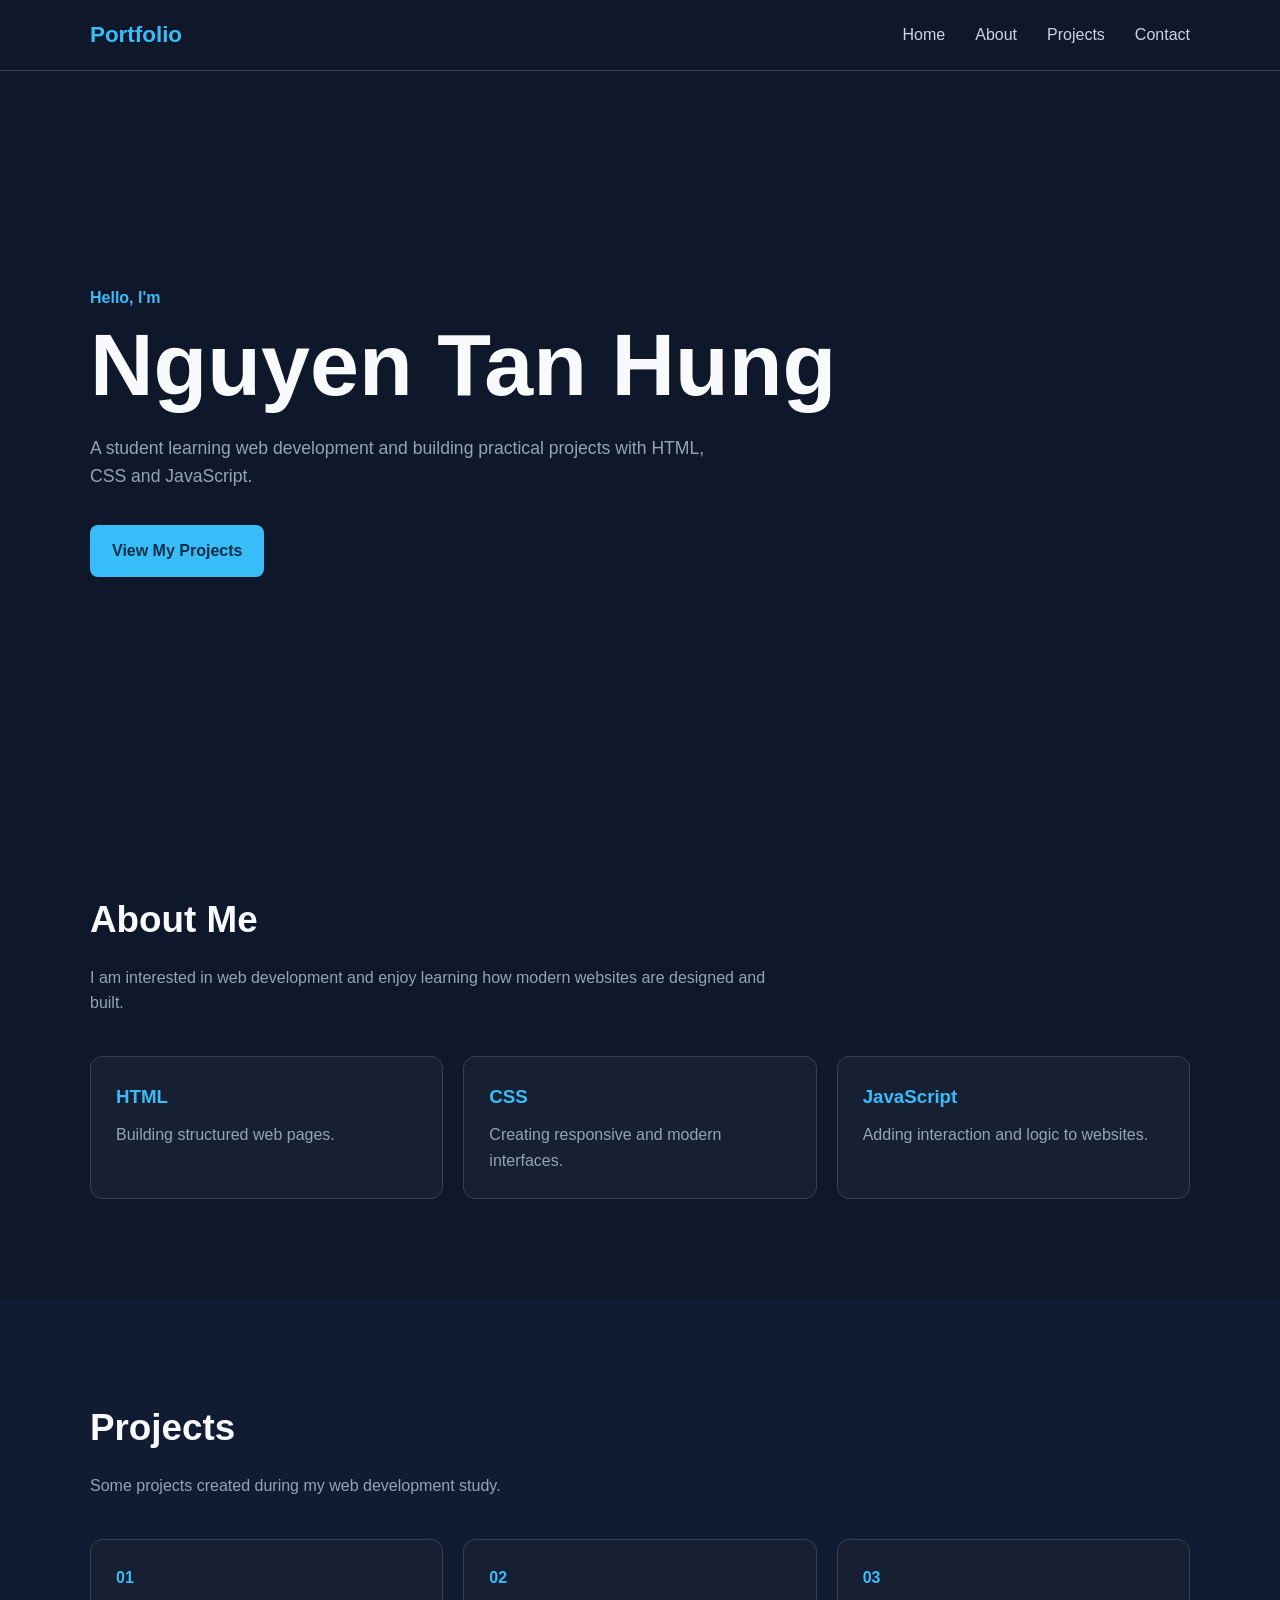
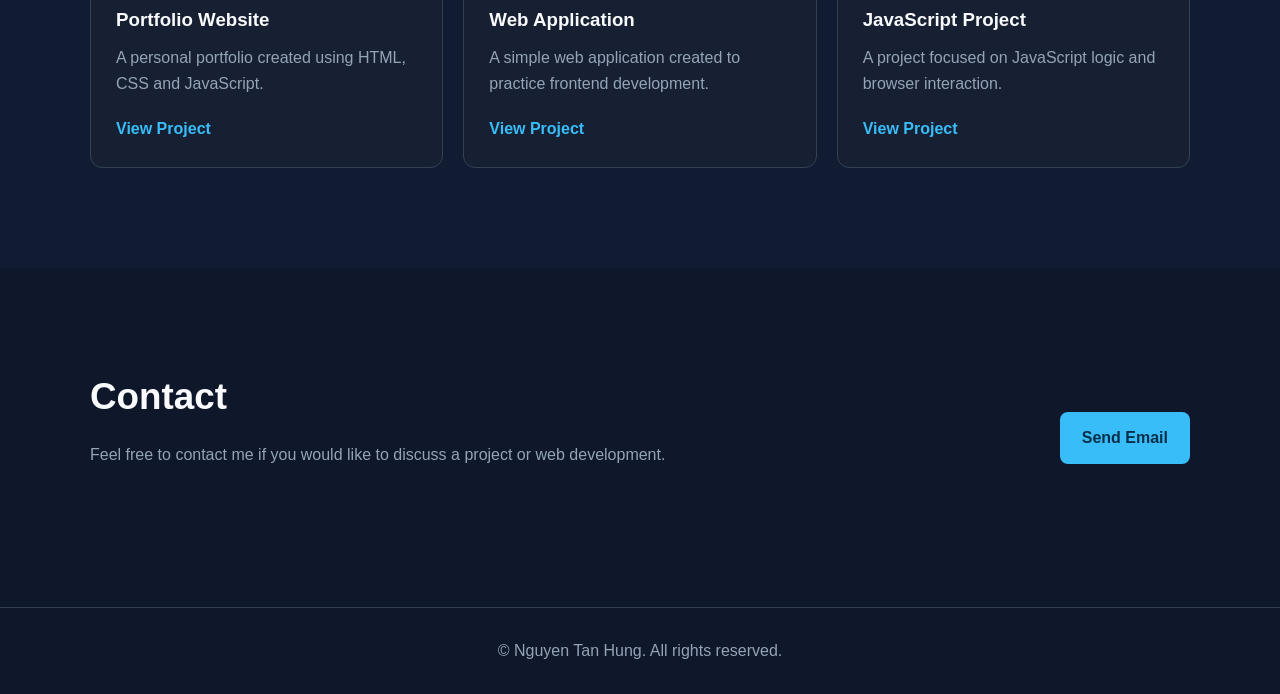
<file: HW1/index.html>
<!doctype html>
<html lang="en">
  <head>
    <meta charset="UTF-8" />
    <meta name="viewport" content="width=device-width, initial-scale=1.0" />

    <!-- M3: Strict Content Security Policy -->
    <meta
      http-equiv="Content-Security-Policy"
      content="
        default-src 'self';
        script-src 'self';
        style-src 'self';
        img-src 'self' data:;
        font-src 'self';
        object-src 'none';
        base-uri 'self';
      "
    />

    <title>My Portfolio</title>

    <link rel="stylesheet" href="style.css" />
  </head>

  <body>
    <!-- Header -->
    <header class="site-header">
      <div class="container nav-container">
        <a class="logo" href="#home">Portfolio</a>

        <nav class="site-nav">
          <a href="#home">Home</a>
          <a href="#about">About</a>
          <a href="#projects">Projects</a>
          <a href="#contact">Contact</a>
        </nav>
      </div>
    </header>

    <!-- Main Content -->
    <main class="site-main">
      <!-- Home -->
      <section id="home" class="hero">
        <div class="container">
          <p class="hero-label">Hello, I'm</p>

          <h1>Nguyen Tan Hung</h1>

          <p class="hero-description">
            A student learning web development and building practical projects
            with HTML, CSS and JavaScript.
          </p>

          <a class="primary-button" href="#projects">View My Projects</a>
        </div>
      </section>

      <!-- About -->
      <section id="about" class="section">
        <div class="container">
          <h2>About Me</h2>

          <p class="section-description">
            I am interested in web development and enjoy learning how modern
            websites are designed and built.
          </p>

          <div class="skills">
            <div class="skill-card">
              <h3>HTML</h3>
              <p>Building structured web pages.</p>
            </div>

            <div class="skill-card">
              <h3>CSS</h3>
              <p>Creating responsive and modern interfaces.</p>
            </div>

            <div class="skill-card">
              <h3>JavaScript</h3>
              <p>Adding interaction and logic to websites.</p>
            </div>
          </div>
        </div>
      </section>

      <!-- Projects -->
      <section id="projects" class="section section-alt">
        <div class="container">
          <h2>Projects</h2>

          <p class="section-description">
            Some projects created during my web development study.
          </p>

          <div class="project-grid">
            <article class="project-card">
              <span class="project-number">01</span>

              <h3>Portfolio Website</h3>

              <p>
                A personal portfolio created using HTML, CSS and JavaScript.
              </p>

              <a href="#">View Project</a>
            </article>

            <article class="project-card">
              <span class="project-number">02</span>

              <h3>Web Application</h3>

              <p>
                A simple web application created to practice frontend
                development.
              </p>

              <a href="#">View Project</a>
            </article>

            <article class="project-card">
              <span class="project-number">03</span>

              <h3>JavaScript Project</h3>

              <p>
                A project focused on JavaScript logic and browser interaction.
              </p>

              <a href="#">View Project</a>
            </article>
          </div>
        </div>
      </section>

      <!-- Contact -->
      <section id="contact" class="section">
        <div class="container contact-container">
          <div>
            <h2>Contact</h2>

            <p class="section-description">
              Feel free to contact me if you would like to discuss a project or
              web development.
            </p>
          </div>

          <a class="primary-button" href="mailto:your-email@example.com">
            Send Email
          </a>
        </div>
      </section>
    </main>

    <!-- Footer -->
    <footer class="site-footer">
      <div class="container">
        <p>
          &copy; <span id="year"></span>
          Nguyen Tan Hung. All rights reserved.
        </p>
      </div>
    </footer>

    <!-- External JavaScript only - no inline handlers -->
    <script src="main.js" defer></script>
  </body>
</html>
</file>
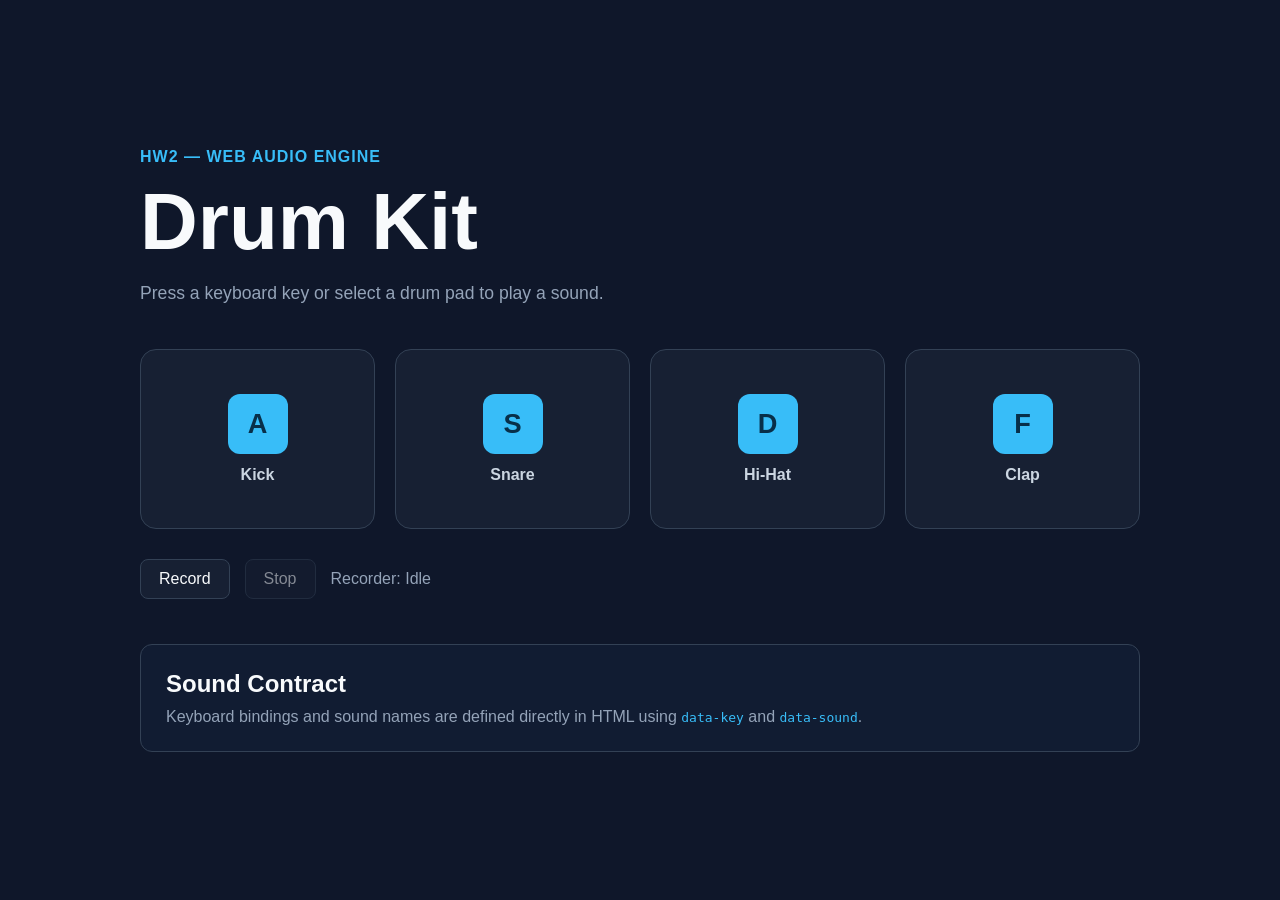
<file: HW2/index.html>
<!doctype html>
<html lang="en">
  <head>
    <meta charset="UTF-8" />
    <meta name="viewport" content="width=device-width, initial-scale=1.0" />

    <title>Drum Kit Engine</title>

    <link rel="stylesheet" href="style.css" />
  </head>

  <body>
    <main class="app">
      <section class="drum-section">
        <div class="container">
          <p class="label">HW2 — Web Audio Engine</p>

          <h1>Drum Kit</h1>

          <p class="description">
            Press a keyboard key or select a drum pad to play a sound.
          </p>

          <div class="drum-grid">
            <button
              class="drum-pad"
              type="button"
              data-key="a"
              data-sound="kick"
            >
              <span class="key">A</span>
              <span class="sound-name">Kick</span>
            </button>

            <button
              class="drum-pad"
              type="button"
              data-key="s"
              data-sound="snare"
            >
              <span class="key">S</span>
              <span class="sound-name">Snare</span>
            </button>

            <button
              class="drum-pad"
              type="button"
              data-key="d"
              data-sound="hihat"
            >
              <span class="key">D</span>
              <span class="sound-name">Hi-Hat</span>
            </button>

            <button
              class="drum-pad"
              type="button"
              data-key="f"
              data-sound="clap"
            >
              <span class="key">F</span>
              <span class="sound-name">Clap</span>
            </button>
          </div>
          <div class="recorder-controls">
            <button id="recordBtn" type="button">Record</button>
            <button id="stopBtn" type="button" disabled>Stop</button>

            <p id="recordStatus">Recorder: Idle</p>
          </div>
          <div class="contract-info">
            <h2>Sound Contract</h2>

            <p>
              Keyboard bindings and sound names are defined directly in HTML
              using <code>data-key</code> and <code>data-sound</code>.
            </p>
          </div>
        </div>
      </section>
    </main>
    <script src="main.js" defer></script>
  </body>
</html>
</file>
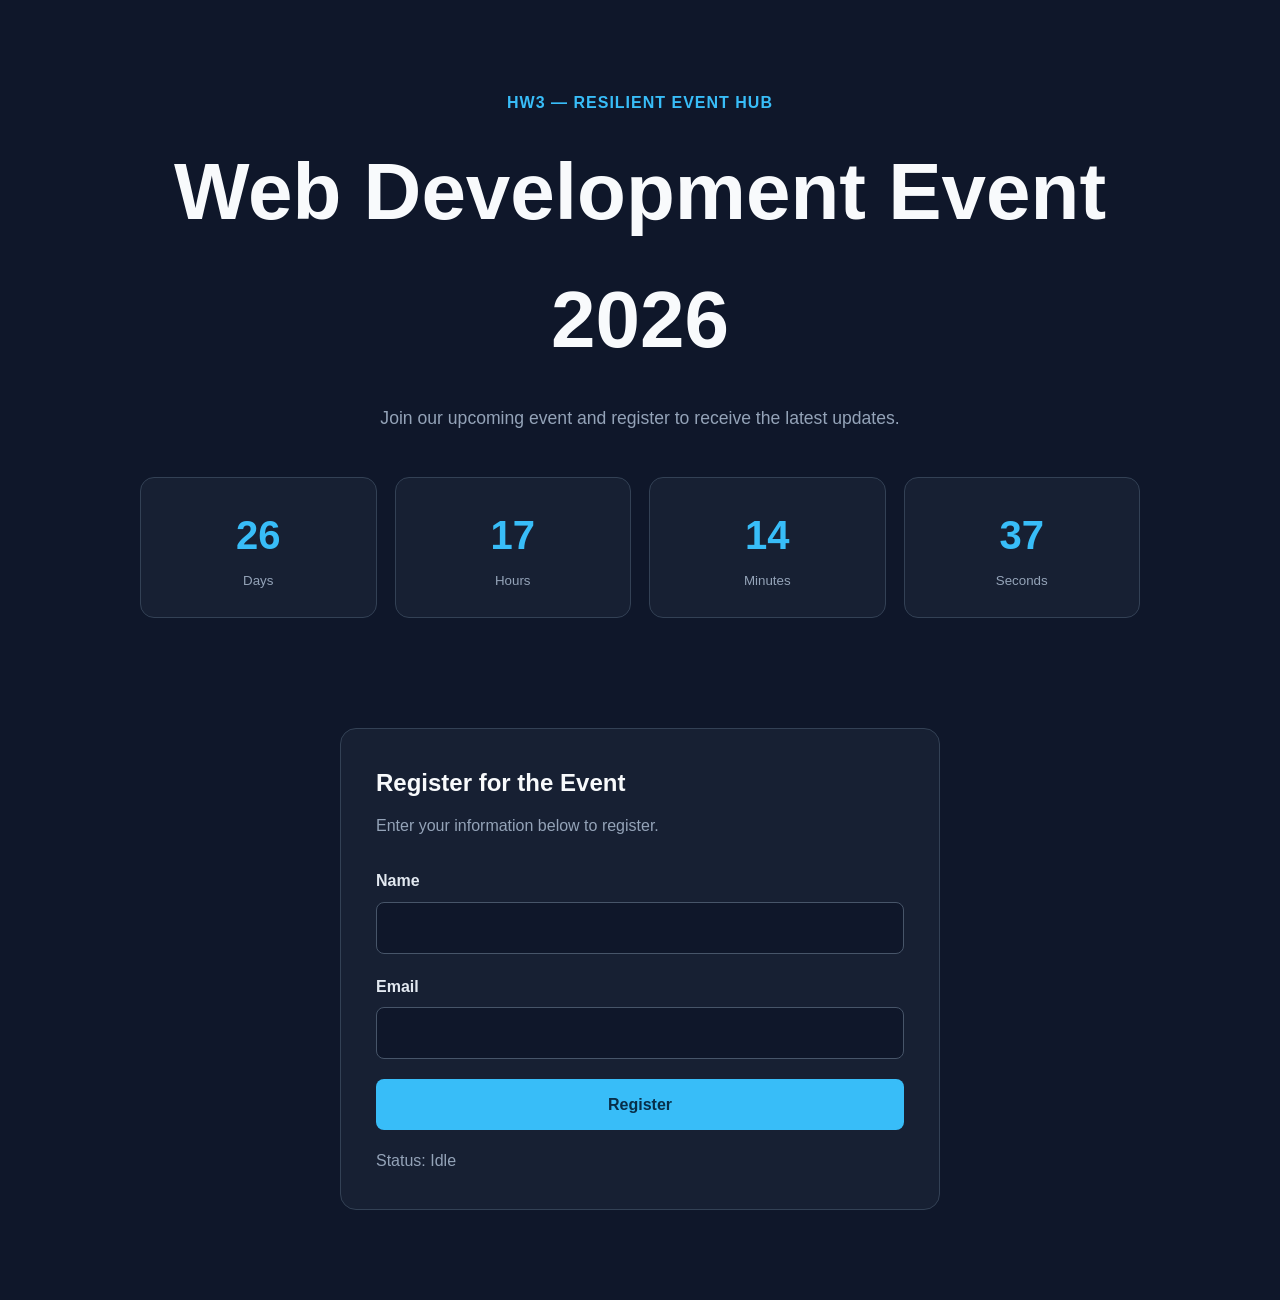
<file: HW3/index.html>
<!doctype html>
<html lang="en">
  <head>
    <meta charset="UTF-8" />
    <meta name="viewport" content="width=device-width, initial-scale=1.0" />

    <title>Event Hub</title>

    <link rel="stylesheet" href="style.css" />
  </head>

  <body>
    <main class="app">
      <!-- HERO -->
      <section class="hero">
        <div class="container">
          <p class="label">HW3 — Resilient Event Hub</p>

          <h1>Web Development Event 2026</h1>

          <p class="description">
            Join our upcoming event and register to receive the latest updates.
          </p>

          <!-- Countdown Area -->
          <div class="countdown">
            <div class="time-box">
              <span id="days">00</span>
              <small>Days</small>
            </div>

            <div class="time-box">
              <span id="hours">00</span>
              <small>Hours</small>
            </div>

            <div class="time-box">
              <span id="minutes">00</span>
              <small>Minutes</small>
            </div>

            <div class="time-box">
              <span id="seconds">00</span>
              <small>Seconds</small>
            </div>
          </div>
        </div>
      </section>

      <!-- REGISTRATION -->
      <section class="registration">
        <div class="container">
          <div class="form-card">
            <h2>Register for the Event</h2>

            <p>Enter your information below to register.</p>

            <form id="registrationForm">
              <div class="form-group">
                <label for="name">Name</label>

                <input
                  id="name"
                  name="name"
                  type="text"
                  autocomplete="name"
                  required
                />
              </div>

              <div class="form-group">
                <label for="email">Email</label>

                <input
                  id="email"
                  name="email"
                  type="email"
                  autocomplete="email"
                  required
                />
              </div>

              <button id="submitBtn" type="submit">Register</button>

              <p id="formStatus">Status: Idle</p>
            </form>
          </div>
        </div>
      </section>
    </main>

    <script src="main.js" defer></script>
  </body>
</html>
</file>
<file: HW1/style.css>
* {
  margin: 0;
  padding: 0;
  box-sizing: border-box;
}

html {
  scroll-behavior: smooth;
}

body {
  font-family: Arial, Helvetica, sans-serif;
  background: #0f172a;
  color: #e2e8f0;
  line-height: 1.6;
}

a {
  color: inherit;
  text-decoration: none;
}

.container {
  width: min(1100px, 90%);
  margin: 0 auto;
}

/* HEADER */

.site-header {
  position: sticky;
  top: 0;
  background: #0f172a;
  border-bottom: 1px solid #334155;
  z-index: 100;
}

.nav-container {
  min-height: 70px;

  display: flex;
  align-items: center;
  justify-content: space-between;
}

.logo {
  font-size: 1.4rem;
  font-weight: bold;
  color: #38bdf8;
}

.site-nav {
  display: flex;
  gap: 30px;
}

.site-nav a {
  color: #cbd5e1;
}

.site-nav a:hover {
  color: #38bdf8;
}

/* HERO */

.hero {
  min-height: 80vh;

  display: flex;
  align-items: center;

  padding: 80px 0;
}

.hero-label {
  color: #38bdf8;
  font-weight: bold;

  margin-bottom: 10px;
}

.hero h1 {
  font-size: clamp(3rem, 8vw, 5.5rem);
  line-height: 1;

  color: #f8fafc;

  margin-bottom: 25px;
}

.hero-description {
  max-width: 650px;

  font-size: 1.1rem;

  color: #94a3b8;

  margin-bottom: 35px;
}

/* BUTTON */

.primary-button {
  display: inline-block;

  background: #38bdf8;
  color: #082f49;

  padding: 13px 22px;

  border-radius: 8px;

  font-weight: bold;

  transition:
    transform 0.2s ease,
    background 0.2s ease;
}

.primary-button:hover {
  background: #7dd3fc;
  transform: translateY(-2px);
}

/* GENERAL SECTION */

.section {
  padding: 100px 0;
}

.section-alt {
  background: #111c32;
}

.section h2 {
  font-size: 2.3rem;

  color: #f8fafc;

  margin-bottom: 15px;
}

.section-description {
  max-width: 700px;

  color: #94a3b8;

  margin-bottom: 40px;
}

/* SKILLS */

.skills {
  display: grid;

  grid-template-columns: repeat(3, 1fr);

  gap: 20px;
}

.skill-card {
  background: #172033;

  border: 1px solid #334155;

  border-radius: 12px;

  padding: 25px;
}

.skill-card h3 {
  color: #38bdf8;

  margin-bottom: 10px;
}

.skill-card p {
  color: #94a3b8;
}

/* PROJECTS */

.project-grid {
  display: grid;

  grid-template-columns: repeat(3, 1fr);

  gap: 20px;
}

.project-card {
  background: #172033;

  border: 1px solid #334155;

  border-radius: 12px;

  padding: 25px;
}

.project-number {
  color: #38bdf8;

  font-weight: bold;
}

.project-card h3 {
  margin: 15px 0 10px;

  color: #f8fafc;
}

.project-card p {
  color: #94a3b8;

  margin-bottom: 20px;
}

.project-card a {
  color: #38bdf8;

  font-weight: bold;
}

/* CONTACT */

.contact-container {
  display: flex;

  align-items: center;
  justify-content: space-between;

  gap: 40px;
}

/* FOOTER */

.site-footer {
  border-top: 1px solid #334155;
  padding: 30px 0;
  text-align: center;
  color: #94a3b8;
}
/* RESPONSIVE */

@media (max-width: 800px) {
  .skills,
  .project-grid {
    grid-template-columns: 1fr;
  }

  .contact-container {
    flex-direction: column;

    align-items: flex-start;
  }
}

@media (max-width: 600px) {
  .nav-container {
    flex-direction: column;

    padding: 15px 0;

    gap: 10px;
  }

  .site-nav {
    gap: 15px;

    flex-wrap: wrap;

    justify-content: center;
  }

  .hero {
    min-height: 70vh;
  }
}

/* KEYBOARD FOCUS */

a:focus-visible,
button:focus-visible,
input:focus-visible,
textarea:focus-visible,
select:focus-visible {
  outline: 3px solid #fbbf24;
  outline-offset: 4px;
  border-radius: 4px;
}
</file>
<file: HW2/style.css>
* {
  margin: 0;
  padding: 0;
  box-sizing: border-box;
}

body {
  min-height: 100vh;

  font-family: Arial, Helvetica, sans-serif;

  background: #0f172a;
  color: #e2e8f0;
}

button {
  font: inherit;
}

.app {
  min-height: 100vh;

  display: flex;
  align-items: center;
}

.container {
  width: min(1000px, 90%);
  margin: 0 auto;
}

.drum-section {
  width: 100%;
  padding: 70px 0;
}

.label {
  margin-bottom: 10px;

  color: #38bdf8;

  font-weight: bold;
  text-transform: uppercase;
  letter-spacing: 1px;
}

h1 {
  margin-bottom: 15px;

  color: #f8fafc;

  font-size: clamp(3rem, 8vw, 5rem);
}

.description {
  max-width: 650px;

  margin-bottom: 45px;

  color: #94a3b8;

  font-size: 1.1rem;
}

/* DRUM PADS */

.drum-grid {
  display: grid;

  grid-template-columns: repeat(4, 1fr);

  gap: 20px;
}

.drum-pad {
  min-height: 180px;

  display: flex;
  flex-direction: column;
  align-items: center;
  justify-content: center;

  gap: 12px;

  background: #172033;
  color: #f8fafc;

  border: 1px solid #334155;
  border-radius: 16px;

  cursor: pointer;

  transition:
    transform 0.2s ease,
    border-color 0.2s ease,
    background 0.2s ease;
}

.drum-pad:hover {
  transform: translateY(-4px);

  border-color: #38bdf8;

  background: #1e293b;
}

.drum-pad:focus-visible {
  outline: 3px solid #fbbf24;
  outline-offset: 4px;
}

.key {
  width: 60px;
  height: 60px;

  display: flex;
  align-items: center;
  justify-content: center;

  border-radius: 12px;

  background: #38bdf8;
  color: #082f49;

  font-size: 1.7rem;
  font-weight: bold;
}

.sound-name {
  color: #cbd5e1;

  font-weight: bold;
}

/* CONTRACT INFO */

.contract-info {
  margin-top: 45px;

  padding: 25px;

  background: #111c32;

  border: 1px solid #334155;
  border-radius: 12px;
}

.contract-info h2 {
  margin-bottom: 10px;

  color: #f8fafc;
}

.contract-info p {
  color: #94a3b8;
}

code {
  color: #38bdf8;
}

/* RESPONSIVE */

@media (max-width: 800px) {
  .drum-grid {
    grid-template-columns: repeat(2, 1fr);
  }
}

@media (max-width: 500px) {
  .drum-grid {
    grid-template-columns: 1fr;
  }
}

/* BEAT RECORDER */

.recorder-controls {
  margin-top: 30px;

  display: flex;
  align-items: center;
  gap: 15px;

  flex-wrap: wrap;
}

.recorder-controls button {
  padding: 10px 18px;

  border: 1px solid #334155;
  border-radius: 8px;

  background: #172033;
  color: #f8fafc;

  cursor: pointer;
}

.recorder-controls button:hover:not(:disabled) {
  border-color: #38bdf8;
}

.recorder-controls button:disabled {
  opacity: 0.5;
  cursor: not-allowed;
}

#recordStatus {
  color: #94a3b8;
}
</file>
<file: HW3/style.css>
* {
  margin: 0;
  padding: 0;
  box-sizing: border-box;
}

body {
  min-height: 100vh;
  font-family: Arial, Helvetica, sans-serif;
  background: #0f172a;
  color: #e2e8f0;
  line-height: 1.6;
}

button,
input {
  font: inherit;
}

.container {
  width: min(1000px, 90%);
  margin: 0 auto;
}

/* HERO */

.hero {
  padding: 90px 0 70px;
  text-align: center;
}

.label {
  margin-bottom: 12px;
  color: #38bdf8;
  font-weight: bold;
  text-transform: uppercase;
  letter-spacing: 1px;
}

.hero h1 {
  margin-bottom: 20px;
  color: #f8fafc;
  font-size: clamp(2.8rem, 7vw, 5rem);
}

.description {
  max-width: 650px;
  margin: 0 auto 45px;
  color: #94a3b8;
  font-size: 1.1rem;
}

/* COUNTDOWN */

.countdown {
  display: grid;
  grid-template-columns: repeat(4, 1fr);
  gap: 18px;
}

.time-box {
  padding: 25px 15px;
  background: #172033;
  border: 1px solid #334155;
  border-radius: 14px;
}

.time-box span {
  display: block;
  color: #38bdf8;
  font-size: 2.5rem;
  font-weight: bold;
}

.time-box small {
  color: #94a3b8;
}

/* REGISTRATION */

.registration {
  padding: 40px 0 90px;
}

.form-card {
  max-width: 600px;
  margin: 0 auto;
  padding: 35px;
  background: #172033;
  border: 1px solid #334155;
  border-radius: 16px;
}

.form-card h2 {
  margin-bottom: 10px;
  color: #f8fafc;
}

.form-card > p {
  margin-bottom: 30px;
  color: #94a3b8;
}

.form-group {
  margin-bottom: 20px;
}

.form-group label {
  display: block;
  margin-bottom: 8px;
  font-weight: bold;
}

.form-group input {
  width: 100%;
  padding: 12px 14px;
  background: #0f172a;
  color: #f8fafc;
  border: 1px solid #475569;
  border-radius: 8px;
}

.form-group input:focus {
  outline: 3px solid #38bdf8;
  outline-offset: 2px;
}

#submitBtn {
  width: 100%;
  padding: 13px 20px;
  background: #38bdf8;
  color: #082f49;
  border: 0;
  border-radius: 8px;
  font-weight: bold;
  cursor: pointer;
}

#submitBtn:hover {
  background: #7dd3fc;
}

#submitBtn:disabled {
  opacity: 0.6;
  cursor: not-allowed;
}

#formStatus {
  margin-top: 18px;
  color: #94a3b8;
}

/* RESPONSIVE */

@media (max-width: 700px) {
  .countdown {
    grid-template-columns: repeat(2, 1fr);
  }
}

@media (max-width: 450px) {
  .countdown {
    grid-template-columns: 1fr;
  }

  .form-card {
    padding: 25px;
  }
}
</file>
